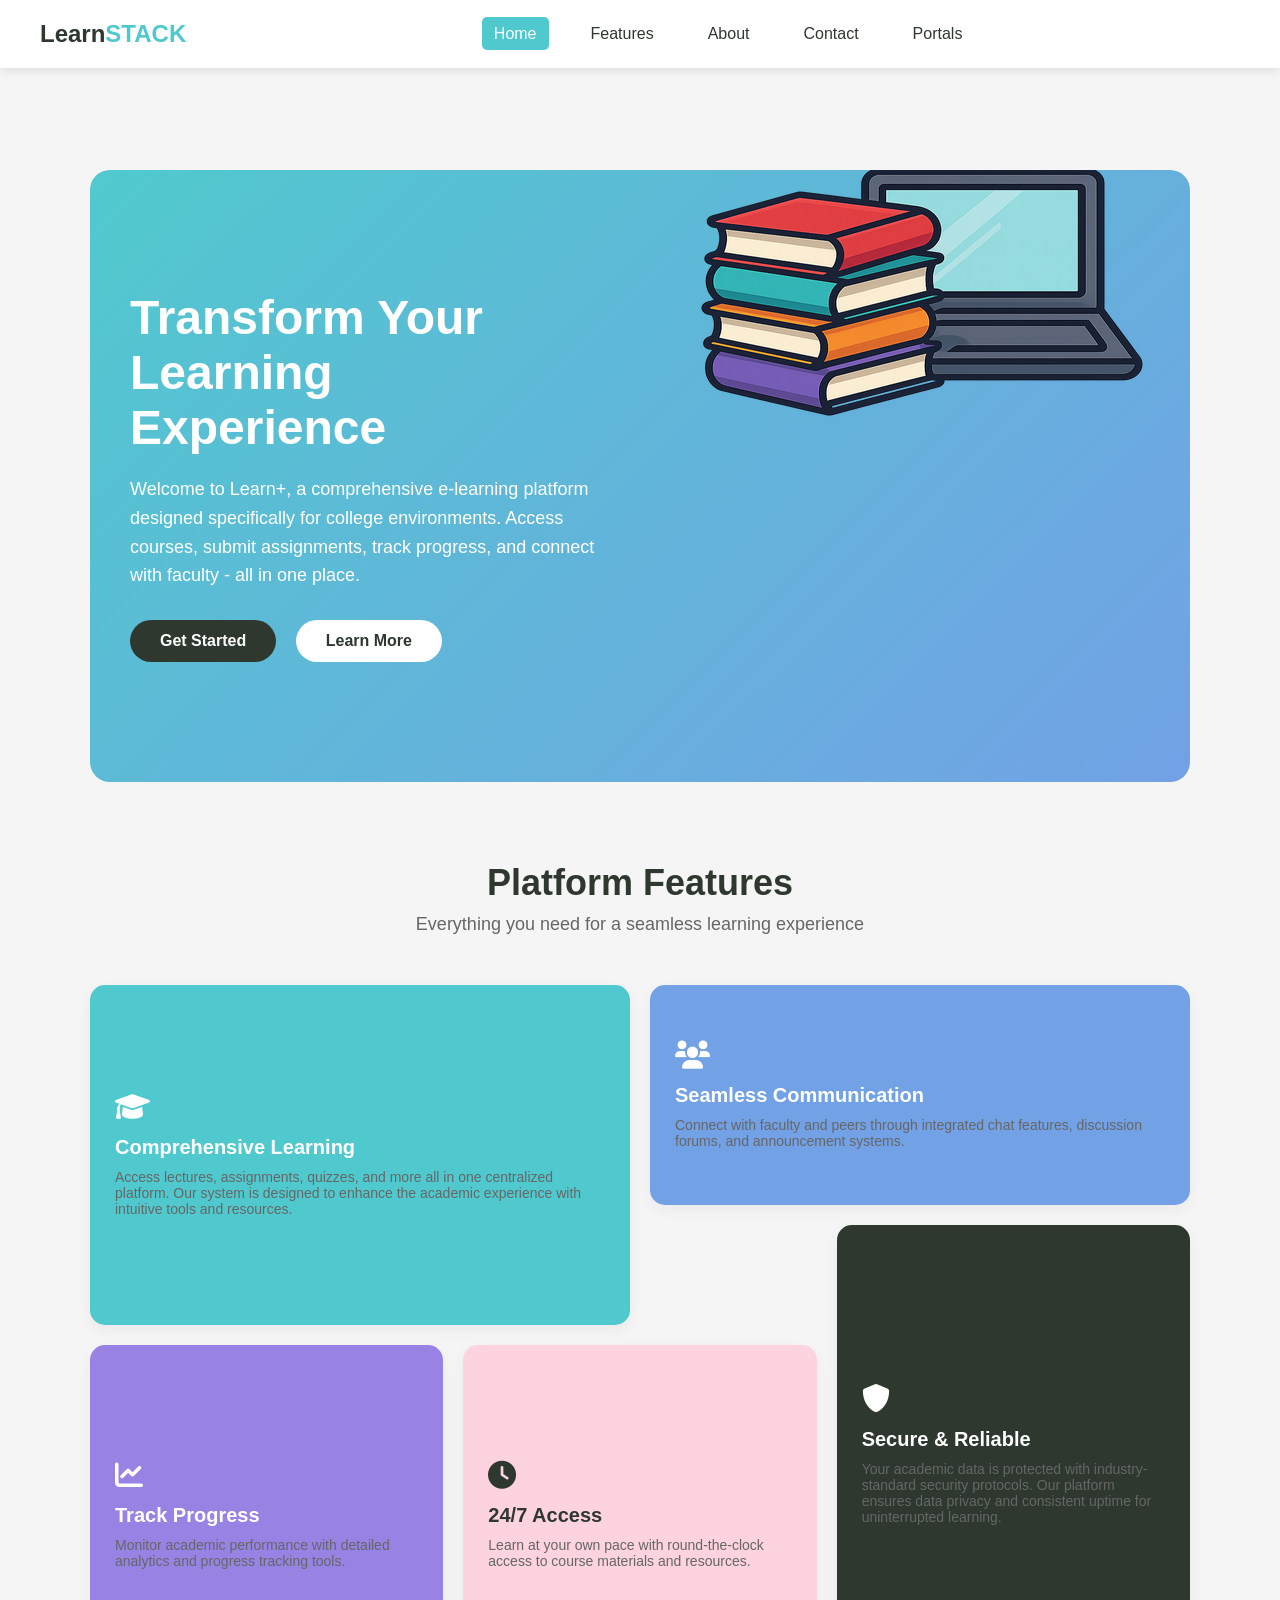
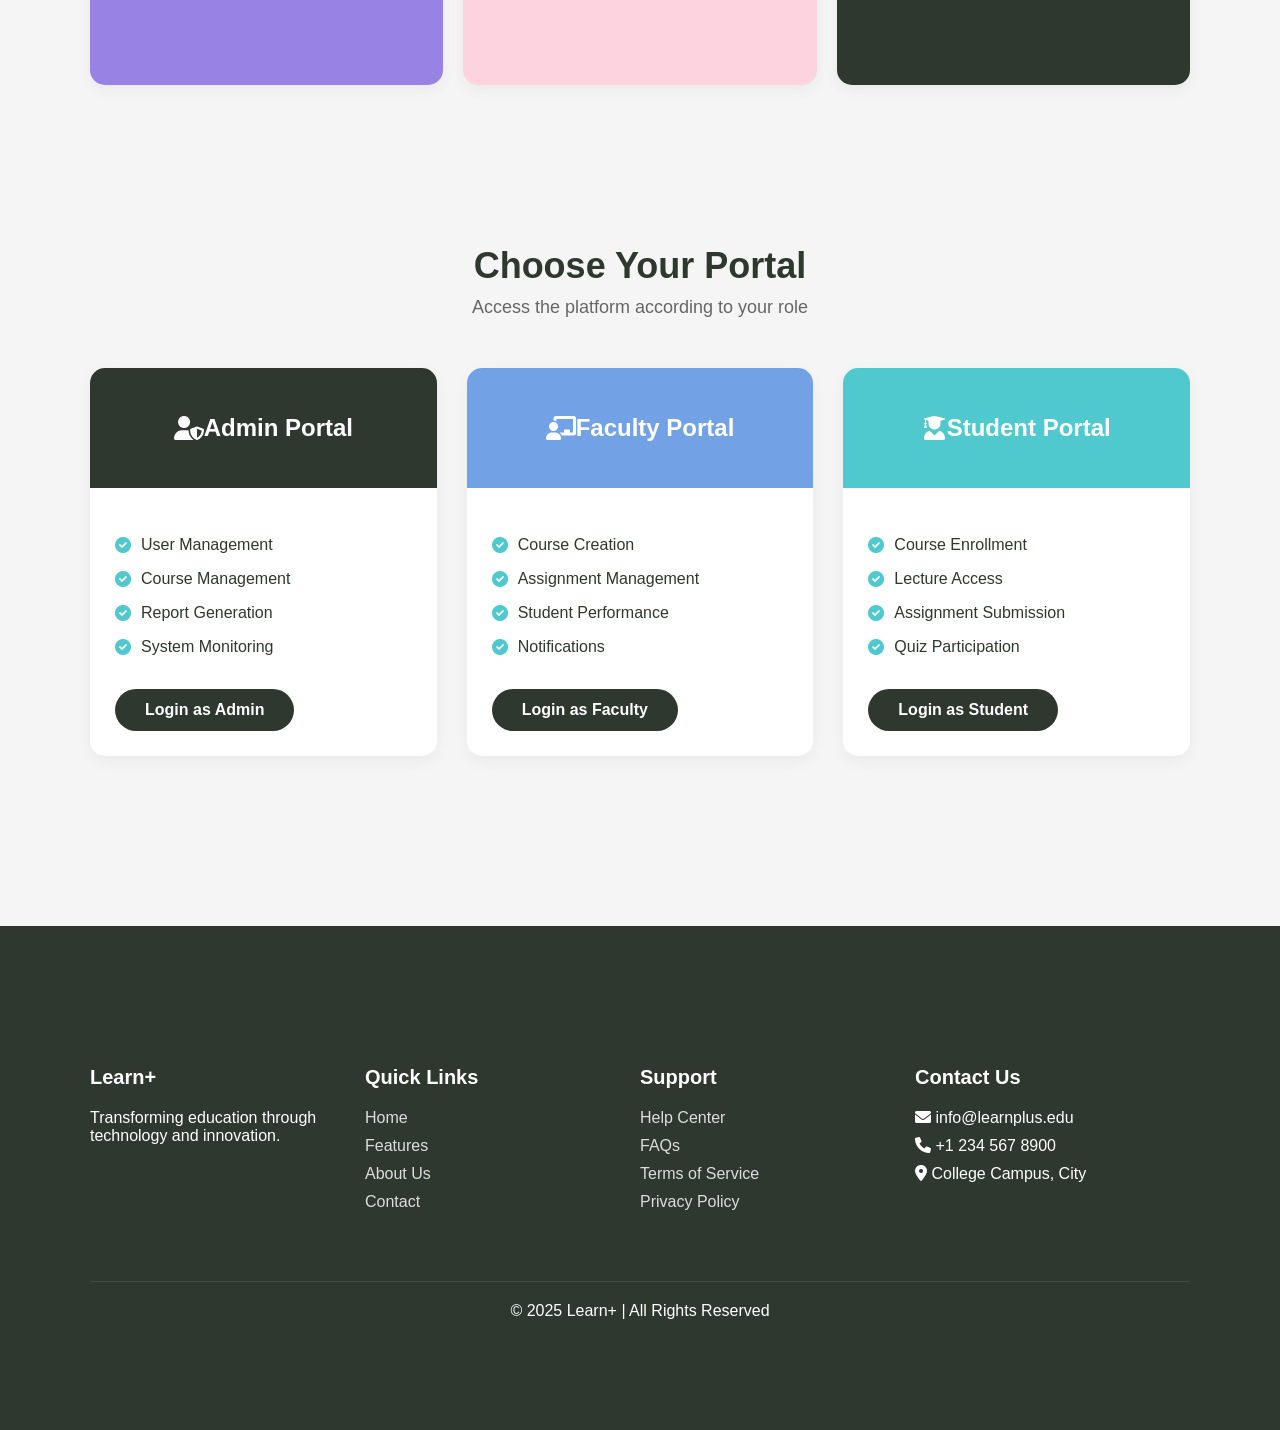
<file: index.html>
<!DOCTYPE html>
<html lang="en">
<head>
    <meta charset="UTF-8">
    <meta name="viewport" content="width=device-width, initial-scale=1.0">
    <title>Learn+ | Your College E-Learning Platform</title>
    <link href="https://cdnjs.cloudflare.com/ajax/libs/font-awesome/6.0.0/css/all.min.css" rel="stylesheet">
    <link rel="stylesheet" href="css/home.css">
    
</head>
<body>
    <!-- Header with Navigation -->
    <header>
        <div class="container header-content">
            <div class="logo">Learn<span>STACK</span></div>
            <div class="hamburger">
                <span></span>
                <span></span>
                <span></span>
            </div>
            <nav>
                <ul>
                    <li><a href="#" class="active">Home</a></li>
                    <li><a href="#">Features</a></li>
                    <li><a href="#">About</a></li>
                    <li><a href="#">Contact</a></li>
                    <li><a href="#portals">Portals</a></li>
                </ul>
            </nav>
            <div class="overlay"></div>
        </div>
    </header>

    <!-- Main Content -->
    <main>
        <div class="container">
            <!-- Hero Section -->
            <section class="hero">
                <div class="hero-content">
                    <h1>Transform Your Learning Experience</h1>
                    <p>Welcome to Learn+, a comprehensive e-learning platform designed specifically for college environments. Access courses, submit assignments, track progress, and connect with faculty - all in one place.</p>
                    <div class="cta-buttons">
                        <a href="#portals" class="btn">Get Started</a>
                        <a href="#" class="btn btn-secondary">Learn More</a>
                    </div>
                </div>
                <div class="hero-image">
                    <img src="Assets/study2 .png" alt="Students learning online">
                </div>
            </section>

            <!-- Features Bento Grid -->
            <section class="features">
                <div class="section-title">
                    <h2>Platform Features</h2>
                    <p>Everything you need for a seamless learning experience</p>
                </div>

                <div class="bento-grid">
                    <div class="bento-item bento-1">
                        <i class="fas fa-graduation-cap"></i>
                        <h3>Comprehensive Learning</h3>
                        <p>Access lectures, assignments, quizzes, and more all in one centralized platform. Our system is designed to enhance the academic experience with intuitive tools and resources.</p>
                    </div>
                    <div class="bento-item bento-2">
                        <i class="fas fa-users"></i>
                        <h3>Seamless Communication</h3>
                        <p>Connect with faculty and peers through integrated chat features, discussion forums, and announcement systems.</p>
                    </div>
                    <div class="bento-item bento-3">
                        <i class="fas fa-chart-line"></i>
                        <h3>Track Progress</h3>
                        <p>Monitor academic performance with detailed analytics and progress tracking tools.</p>
                    </div>
                    <div class="bento-item bento-4">
                        <i class="fas fa-clock"></i>
                        <h3>24/7 Access</h3>
                        <p>Learn at your own pace with round-the-clock access to course materials and resources.</p>
                    </div>
                    <div class="bento-item bento-5">
                        <i class="fas fa-shield-alt"></i>
                        <h3>Secure & Reliable</h3>
                        <p>Your academic data is protected with industry-standard security protocols. Our platform ensures data privacy and consistent uptime for uninterrupted learning.</p>
                    </div>
                </div>
            </section>

            <!-- Portal Selection -->
            <section id="portals" class="portals">
                <div class="section-title">
                    <h2>Choose Your Portal</h2>
                    <p>Access the platform according to your role</p>
                </div>

                <div class="portal-cards">
                    <div class="portal-card">
                        <div class="portal-header portal-admin">
                            <i class="fas fa-user-shield"></i> Admin Portal
                        </div>
                        <div class="portal-content">
                            <ul>
                                <li><i class="fas fa-check-circle"></i> User Management</li>
                                <li><i class="fas fa-check-circle"></i> Course Management</li>
                                <li><i class="fas fa-check-circle"></i> Report Generation</li>
                                <li><i class="fas fa-check-circle"></i> System Monitoring</li>
                            </ul>
                            <a href="login.html" class="btn">Login as Admin</a>
                        </div>
                    </div>

                    <div class="portal-card">
                        <div class="portal-header portal-faculty">
                            <i class="fas fa-chalkboard-teacher"></i> Faculty Portal
                        </div>
                        <div class="portal-content">
                            <ul>
                                <li><i class="fas fa-check-circle"></i> Course Creation</li>
                                <li><i class="fas fa-check-circle"></i> Assignment Management</li>
                                <li><i class="fas fa-check-circle"></i> Student Performance</li>
                                <li><i class="fas fa-check-circle"></i> Notifications</li>
                            </ul>
                            <a href="login.html" class="btn">Login as Faculty</a>
                        </div>
                    </div>

                    <div class="portal-card">
                        <div class="portal-header portal-student">
                            <i class="fas fa-user-graduate"></i> Student Portal
                        </div>
                        <div class="portal-content">
                            <ul>
                                <li><i class="fas fa-check-circle"></i> Course Enrollment</li>
                                <li><i class="fas fa-check-circle"></i> Lecture Access</li>
                                <li><i class="fas fa-check-circle"></i> Assignment Submission</li>
                                <li><i class="fas fa-check-circle"></i> Quiz Participation</li>
                            </ul>
                            <a href="login.html" class="btn">Login as Student</a>
                        </div>
                    </div>
                </div>
            </section>
        </div>
    </main>

    <!-- Footer -->
    <footer>
        <div class="container">
            <div class="footer-content">
                <div class="footer-section">
                    <h3>Learn+</h3>
                    <p>Transforming education through technology and innovation.</p>
                </div>
                <div class="footer-section">
                    <h3>Quick Links</h3>
                    <ul>
                        <li><a href="#">Home</a></li>
                        <li><a href="#">Features</a></li>
                        <li><a href="#">About Us</a></li>
                        <li><a href="#">Contact</a></li>
                    </ul>
                </div>
                <div class="footer-section">
                    <h3>Support</h3>
                    <ul>
                        <li><a href="#">Help Center</a></li>
                        <li><a href="#">FAQs</a></li>
                        <li><a href="#">Terms of Service</a></li>
                        <li><a href="#">Privacy Policy</a></li>
                    </ul>
                </div>
                <div class="footer-section">
                    <h3>Contact Us</h3>
                    <ul>
                        <li><i class="fas fa-envelope"></i> info@learnplus.edu</li>
                        <li><i class="fas fa-phone"></i> +1 234 567 8900</li>
                        <li><i class="fas fa-map-marker-alt"></i> College Campus, City</li>
                    </ul>
                </div>
            </div>
            <div class="footer-bottom">
                <p>&copy; 2025 Learn+ | All Rights Reserved</p>
            </div>
        </div>
        
    </footer>
    <script src = "js/home.js">    </script>
</body>
</html>
</file>
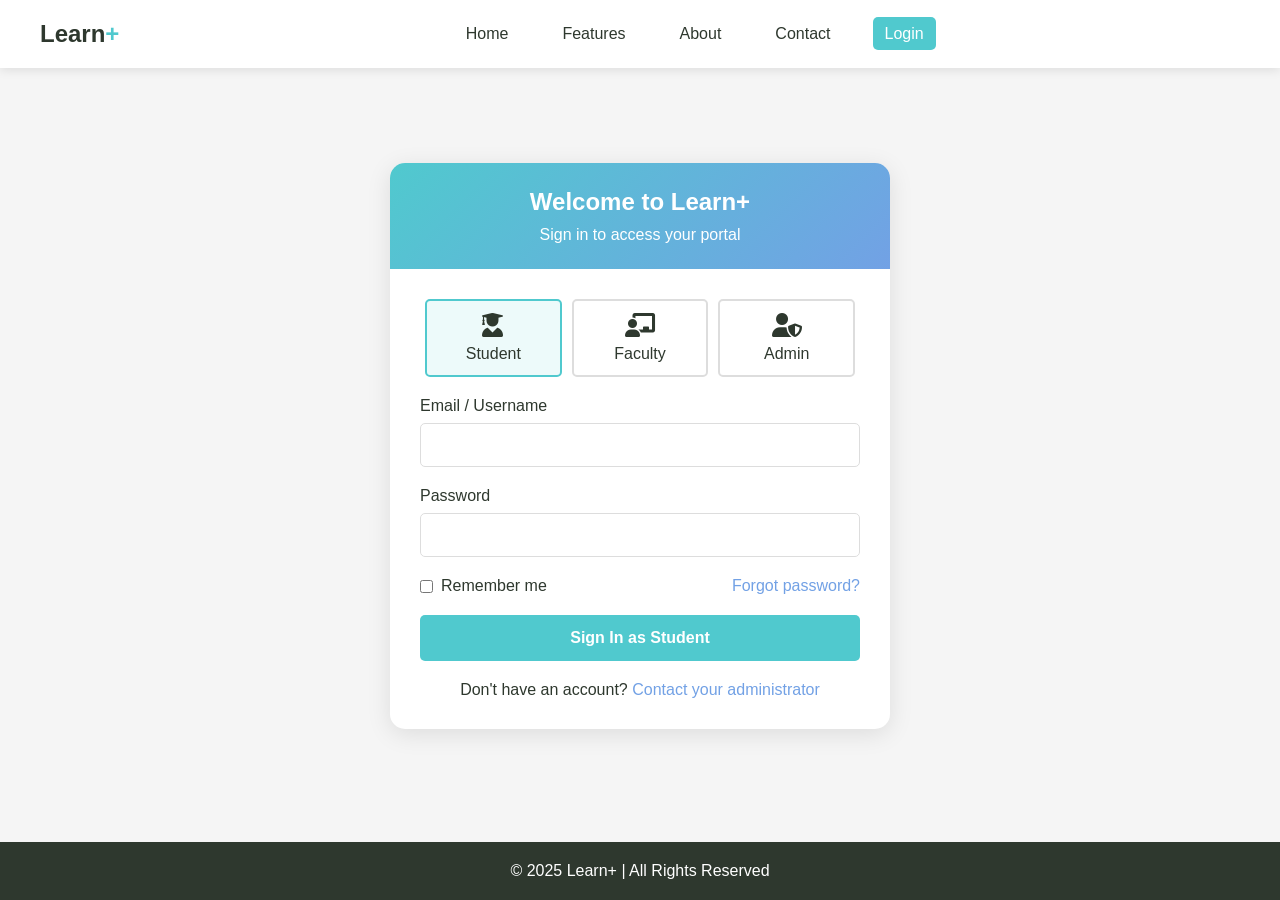
<file: login.html>
<!DOCTYPE html>
<html lang="en">
<head>
    <meta charset="UTF-8">
    <meta name="viewport" content="width=device-width, initial-scale=1.0">
    <title>Login | Learn+ E-Learning Platform</title>
    <link href="https://cdnjs.cloudflare.com/ajax/libs/font-awesome/6.0.0/css/all.min.css" rel="stylesheet">
    <link rel="stylesheet" href="css/login.css">
</head>
<body>
    <!-- Header with Navigation -->
    <header>
        <div class="container header-content">
            <a href="index.html" class="logo">Learn<span>+</span></a>
            <div class="hamburger">
                <span></span>
                <span></span>
                <span></span>
            </div>
            <nav>
                <ul>
                    <li><a href="index.html">Home</a></li>
                    <li><a href="#">Features</a></li>
                    <li><a href="#">About</a></li>
                    <li><a href="#">Contact</a></li>
                    <li><a href="login.html" class="active">Login</a></li>
                </ul>
            </nav>
            <div class="overlay"></div>
        </div>
    </header>

    <!-- Login Section -->
    <section class="login-section">
        <div class="login-container">
            <div class="login-header">
                <h2>Welcome to Learn+</h2>
                <p>Sign in to access your portal</p>
            </div>
            <div class="login-form">
                <div class="role-selector">
                    <div class="role-option" data-role="student">
                        <i class="fas fa-user-graduate"></i>
                        <span>Student</span>
                    </div>
                    <div class="role-option" data-role="faculty">
                        <i class="fas fa-chalkboard-teacher"></i>
                        <span>Faculty</span>
                    </div>
                    <div class="role-option" data-role="admin">
                        <i class="fas fa-user-shield"></i>
                        <span>Admin</span>
                    </div>
                </div>

                <form action="#" method="post">
                    <div class="form-group">
                        <label for="username">Email / Username</label>
                        <input type="text" id="username" name="username" required>
                    </div>
                    <div class="form-group">
                        <label for="password">Password</label>
                        <input type="password" id="password" name="password" required>
                    </div>
                    <div class="form-options">
                        <div class="remember-me">
                            <input type="checkbox" id="remember" name="remember">
                            <label for="remember">Remember me</label>
                        </div>
                        <a href="#" class="forgot-password">Forgot password?</a>
                    </div>
                    <button type="submit" class="login-btn">Sign In</button>
                </form>

                <div class="register-link">
                    <p>Don't have an account? <a href="#">Contact your administrator</a></p>
                </div>
            </div>
        </div>
    </section>

    <!-- Footer -->
    <footer>
        <div class="container">
            <div class="footer-content">
                <p>&copy; 2025 Learn+ | All Rights Reserved</p>
            </div>
        </div>
    </footer>

    <script src="js/login.js">
    </script>
</body>
</html>
</file>
<file: css/home.css>
:root {
    --primary: #2E382E;
    --secondary: #50C9CE;
    --accent1: #72A1E5;
    --accent2: #9883E5;
    --light: #FCD3DE;
    --white: #ffffff;
    --gray: #f5f5f5;
}

* {
    margin: 0;
    padding: 0;
    box-sizing: border-box;
    font-family: 'Segoe UI', Tahoma, Geneva, Verdana, sans-serif;
}

body {
    background-color: var(--gray);
    color: var(--primary);
}

.container {
    width: 100%;
    max-width: 1200px;
    margin: 0 auto;
    padding: 90px 50px;
}

/* Header Styles */
header {
    background-color: var(--white);
    box-shadow: 0 2px 10px rgba(0,0,0,0.1);
    position: fixed;
    width: 100%;
    top: 0;
    z-index: 1000;
}

.header-content {
    display: flex;
    justify-content: space-between;
    align-items: center;
    padding: 20px 0;
}

.logo {
    display: flex;
    align-items: center;
    font-weight: 700;
    font-size: 24px;
    color: var(--primary);
}

.logo span {
    color: var(--secondary);
}

nav ul {
    display: flex;
    list-style: none;
}

nav ul li {
    margin-left: 30px;
}

nav ul li a {
    text-decoration: none;
    color: var(--primary);
    font-weight: 500;
    transition: all 0.3s ease;
    padding: 8px 12px;
    border-radius: 5px;
}

nav ul li a:hover {
    color: var(--secondary);
}

nav ul li a.active {
    background-color: var(--secondary);
    color: var(--white);
}

.hamburger {
    display: none;
    cursor: pointer;
    flex-direction: column;
    justify-content: space-between;
    height: 24px;
    z-index: 1001;
}

.hamburger span {
    display: block;
    height: 3px;
    width: 30px;
    background-color: var(--primary);
    border-radius: 3px;
    transition: all 0.3s ease;
}

/* Hero Section */
.hero {
    margin-top: 80px;
    padding: 80px 0;
    background: linear-gradient(135deg, var(--secondary) 0%, var(--accent1) 100%);
    border-radius: 20px;
    color: var(--white);
    display: flex;
    position: relative;
    overflow: hidden;
}

.hero-content {
    width: 50%;
    padding: 40px;
}

.hero-image {
    height: 70px;
    width: 50%;
    display: flex;
    justify-content: center;
    align-items: center;
}
#hero-image-og{
    height: 550px;
    padding-right: 50px;
    padding-top: 15  0px ;
}

.hero h1 {
    font-size: 48px;
    margin-bottom: 20px;
}

.hero p {
    font-size: 18px;
    line-height: 1.6;
    margin-bottom: 30px;
}

.btn {
    display: inline-block;
    background-color: var(--primary);
    color: var(--white);
    padding: 12px 30px;
    border-radius: 30px;
    text-decoration: none;
    font-weight: 600;
    transition: all 0.3s ease;
    border: none;
    cursor: pointer;
}

.btn:hover {
    transform: translateY(-3px);
    box-shadow: 0 10px 20px rgba(0,0,0,0.1);
}

.btn-secondary {
    background-color: var(--white);
    color: var(--primary);
    margin-left: 15px;
}

/* Features Grid - Bento Grid Design */
.features {
    padding: 80px 0;
}

.section-title {
    text-align: center;
    margin-bottom: 50px;
}

.section-title h2 {
    font-size: 36px;
    color: var(--primary);
    margin-bottom: 10px;
}

.section-title p {
    font-size: 18px;
    color: #666;
}

.bento-grid {
    display: grid;
    grid-template-columns: repeat(12, 1fr);
    grid-template-rows: repeat(6, 100px);
    gap: 20px;
}

.bento-item {
    background-color: var(--white);
    border-radius: 15px;
    padding: 25px;
    display: flex;
    flex-direction: column;
    justify-content: center;
    transition: all 0.3s ease;
    box-shadow: 0 5px 15px rgba(0,0,0,0.05);
}

.bento-item:hover {
    transform: translateY(-5px);
    box-shadow: 0 10px 25px rgba(0,0,0,0.1);
}

.bento-item h3 {
    font-size: 20px;
    margin-bottom: 10px;
}

.bento-item p {
    font-size: 14px;
    color: #666;
}

.bento-item i {
    font-size: 28px;
    margin-bottom: 15px;
}

.bento-1 {
    grid-column: 1 / 7;
    grid-row: 1 / 4;
    background-color: var(--secondary);
    color: var(--white);
}

.bento-2 {
    grid-column: 7 / 13;
    grid-row: 1 / 3;
    background-color: var(--accent1);
    color: var(--white);
}

.bento-3 {
    grid-column: 1 / 5;
    grid-row: 4 / 7;
    background-color: var(--accent2);
    color: var(--white);
}

.bento-4 {
    grid-column: 5 / 9;
    grid-row: 4 / 7;
    background-color: var(--light);
}

.bento-5 {
    grid-column: 9 / 13;
    grid-row: 3 / 7;
    background-color: var(--primary);
    color: var(--white);
}

/* Portal Links */
.portals {
    padding: 80px 0;
}

.portal-cards {
    display: flex;
    justify-content: space-between;
    gap: 30px;
}

.portal-card {
    flex: 1;
    background-color: var(--white);
    border-radius: 15px;
    overflow: hidden;
    box-shadow: 0 5px 15px rgba(0,0,0,0.05);
    transition: all 0.3s ease;
}

.portal-card:hover {
    transform: translateY(-10px);
    box-shadow: 0 15px 30px rgba(0,0,0,0.1);
}

.portal-header {
    height: 120px;
    display: flex;
    justify-content: center;
    align-items: center;
    color: var(--white);
    font-size: 24px;
    font-weight: 700;
}

.portal-admin {
    background-color: var(--primary);
}

.portal-faculty {
    background-color: var(--accent1);
}

.portal-student {
    background-color: var(--secondary);
}

.portal-content {
    padding: 25px;
}

.portal-content ul {
    list-style: none;
    margin-top: 15px;
    margin-bottom: 25px;
}

.portal-content ul li {
    padding: 8px 0;
    display: flex;
    align-items: center;
}

.portal-content ul li i {
    margin-right: 10px;
    color: var(--secondary);
}

/* Footer */
footer {
    background-color: var(--primary);
    color: var(--white);
    padding: 50px 0 20px;
}

.footer-content {
    display: flex;
    justify-content: space-between;
    flex-wrap: wrap;
    margin-bottom: 30px;
}

.footer-section {
    flex: 1;
    min-width: 200px;
    margin-bottom: 30px;
}

.footer-section h3 {
    font-size: 20px;
    margin-bottom: 20px;
}

.footer-section ul {
    list-style: none;
}

.footer-section ul li {
    margin-bottom: 10px;
}

.footer-section ul li a {
    text-decoration: none;
    color: #ddd;
    transition: all 0.3s ease;
}

.footer-section ul li a:hover {
    color: var(--secondary);
}

.footer-bottom {
    text-align: center;
    padding-top: 20px;
    border-top: 1px solid rgba(255,255,255,0.1);
}

/* Responsive Design */
@media (max-width: 992px) {
    .hero-content, .hero-image {
        width: 100%;
    }
    
    .hero {
        flex-direction: column;
    }
    
    .bento-grid {
        grid-template-rows: repeat(8, 100px);
    }
    
    .bento-1 {
        grid-column: 1 / 13;
        grid-row: 1 / 3;
    }
    
    .bento-2 {
        grid-column: 1 / 13;
        grid-row: 3 / 5;
    }
    
    .bento-3 {
        grid-column: 1 / 7;
        grid-row: 5 / 7;
    }
    
    .bento-4 {
        grid-column: 7 / 13;
        grid-row: 5 / 7;
    }
    
    .bento-5 {
        grid-column: 1 / 13;
        grid-row: 7 / 9;
    }
    
    .portal-cards {
        flex-direction: column;
    }
}

@media (max-width: 768px) {
    .hamburger {
        display: flex;
    }
    
    nav {
        position: fixed;
        top: 0;
        right: -100%;
        width: 70%;
        height: 100vh;
        background-color: var(--white);
        box-shadow: -5px 0 10px rgba(0,0,0,0.1);
        transition: right 0.3s ease;
        z-index: 1000;
    }
    
    nav.active {
        right: 0;
    }
    
    nav ul {
        flex-direction: column;
        align-items: center;
        justify-content: center;
        height: 100%;
    }
    
    nav ul li {
        margin: 15px 0;
    }
    
    .overlay {
        position: fixed;
        top: 0;
        left: 0;
        width: 100%;
        height: 100%;
        background-color: rgba(0,0,0,0.5);
        display: none;
        z-index: 999;
    }
    
    .overlay.active {
        display: block;
    }
    
    .hamburger.active span:nth-child(1) {
        transform: translateY(10px) rotate(45deg);
    }
    
    .hamburger.active span:nth-child(2) {
        opacity: 0;
    }
    
    .hamburger.active span:nth-child(3) {
        transform: translateY(-10px) rotate(-45deg);
    }
}
</file>
<file: css/login.css>
:root {
    --primary: #2E382E;
    --secondary: #50C9CE;
    --accent1: #72A1E5;
    --accent2: #9883E5;
    --light: #FCD3DE;
    --white: #ffffff;
    --gray: #f5f5f5;
}

* {
    margin: 0;
    padding: 0;
    box-sizing: border-box;
    font-family: 'Segoe UI', Tahoma, Geneva, Verdana, sans-serif;
}

body {
    background-color: var(--gray);
    color: var(--primary);
    min-height: 100vh;
    display: flex;
    flex-direction: column;
}

.container {
    width: 100%;
    max-width: 1200px;
    margin: 0 auto;
    padding: 0 20px;
}

/* Header Styles */
header {
    background-color: var(--white);
    box-shadow: 0 2px 10px rgba(0,0,0,0.1);
    position: fixed;
    width: 100%;
    top: 0;
    z-index: 1000;
}

.header-content {
    display: flex;
    justify-content: space-between;
    align-items: center;
    padding: 20px 0;
}

.logo {
    display: flex;
    align-items: center;
    font-weight: 700;
    font-size: 24px;
    color: var(--primary);
    text-decoration: none;
}

.logo span {
    color: var(--secondary);
}

nav ul {
    display: flex;
    list-style: none;
}

nav ul li {
    margin-left: 30px;
}

nav ul li a {
    text-decoration: none;
    color: var(--primary);
    font-weight: 500;
    transition: all 0.3s ease;
    padding: 8px 12px;
    border-radius: 5px;
}

nav ul li a:hover {
    color: var(--secondary);
}

nav ul li a.active {
    background-color: var(--secondary);
    color: var(--white);
}

.hamburger {
    display: none;
    cursor: pointer;
    flex-direction: column;
    justify-content: space-between;
    height: 24px;
    z-index: 1001;
}

.hamburger span {
    display: block;
    height: 3px;
    width: 30px;
    background-color: var(--primary);
    border-radius: 3px;
    transition: all 0.3s ease;
}

/* Login Section Styles */
.login-section {
    flex: 1;
    display: flex;
    align-items: center;
    justify-content: center;
    padding: 100px 0 50px;
}

.login-container {
    background-color: var(--white);
    border-radius: 15px;
    box-shadow: 0 5px 25px rgba(0,0,0,0.1);
    width: 100%;
    max-width: 500px;
    overflow: hidden;
}

.login-header {
    background: linear-gradient(135deg, var(--secondary) 0%, var(--accent1) 100%);
    color: var(--white);
    padding: 25px;
    text-align: center;
}

.login-header h2 {
    font-size: 24px;
    margin-bottom: 10px;
}

.login-header p {
    font-size: 16px;
}

.login-form {
    padding: 30px;
}

.form-group {
    margin-bottom: 20px;
}

.form-group label {
    display: block;
    margin-bottom: 8px;
    font-weight: 500;
}

.form-group input {
    width: 100%;
    padding: 12px 15px;
    border: 1px solid #ddd;
    border-radius: 5px;
    font-size: 16px;
    transition: all 0.3s ease;
}

.form-group input:focus {
    border-color: var(--secondary);
    box-shadow: 0 0 0 2px rgba(80, 201, 206, 0.2);
    outline: none;
}

.role-selector {
    display: flex;
    margin-bottom: 20px;
}

.role-option {
    flex: 1;
    text-align: center;
    padding: 12px;
    border: 2px solid #ddd;
    border-radius: 5px;
    margin: 0 5px;
    cursor: pointer;
    transition: all 0.3s ease;
}

.role-option:hover {
    border-color: var(--secondary);
}

.role-option.active {
    border-color: var(--secondary);
    background-color: rgba(80, 201, 206, 0.1);
}

.role-option i {
    display: block;
    font-size: 24px;
    margin-bottom: 8px;
}

.form-options {
    display: flex;
    justify-content: space-between;
    align-items: center;
    margin-bottom: 20px;
}

.remember-me {
    display: flex;
    align-items: center;
}

.remember-me input {
    margin-right: 8px;
}

.forgot-password {
    color: var(--accent1);
    text-decoration: none;
    transition: all 0.3s ease;
}

.forgot-password:hover {
    color: var(--accent2);
}

.login-btn {
    display: block;
    width: 100%;
    padding: 14px;
    background-color: var(--secondary);
    color: var(--white);
    border: none;
    border-radius: 5px;
    font-size: 16px;
    font-weight: 600;
    cursor: pointer;
    transition: all 0.3s ease;
}

.login-btn:hover {
    background-color: var(--accent1);
    transform: translateY(-2px);
}

.register-link {
    text-align: center;
    margin-top: 20px;
}

.register-link a {
    color: var(--accent1);
    text-decoration: none;
    font-weight: 500;
    transition: all 0.3s ease;
}

.register-link a:hover {
    color: var(--accent2);
}

/* Footer */
footer {
    background-color: var(--primary);
    color: var(--white);
    padding: 20px 0;
    margin-top: auto;
}

.footer-content {
    text-align: center;
}

/* Responsive Design */
@media (max-width: 768px) {
    .hamburger {
        display: flex;
    }
    
    nav {
        position: fixed;
        top: 0;
        right: -100%;
        width: 70%;
        height: 100vh;
        background-color: var(--white);
        box-shadow: -5px 0 10px rgba(0,0,0,0.1);
        transition: right 0.3s ease;
        z-index: 1000;
    }
    
    nav.active {
        right: 0;
    }
    
    nav ul {
        flex-direction: column;
        align-items: center;
        justify-content: center;
        height: 100%;
    }
    
    nav ul li {
        margin: 15px 0;
    }
    
    .overlay {
        position: fixed;
        top: 0;
        left: 0;
        width: 100%;
        height: 100%;
        background-color: rgba(0,0,0,0.5);
        display: none;
        z-index: 999;
    }
    
    .overlay.active {
        display: block;
    }
    
    .hamburger.active span:nth-child(1) {
        transform: translateY(10px) rotate(45deg);
    }
    
    .hamburger.active span:nth-child(2) {
        opacity: 0;
    }
    
    .hamburger.active span:nth-child(3) {
        transform: translateY(-10px) rotate(-45deg);
    }

    .login-container {
        margin: 0 20px;
    }

    .role-selector {
        flex-direction: column;
    }

    .role-option {
        margin: 5px 0;
    }
}
</file>
